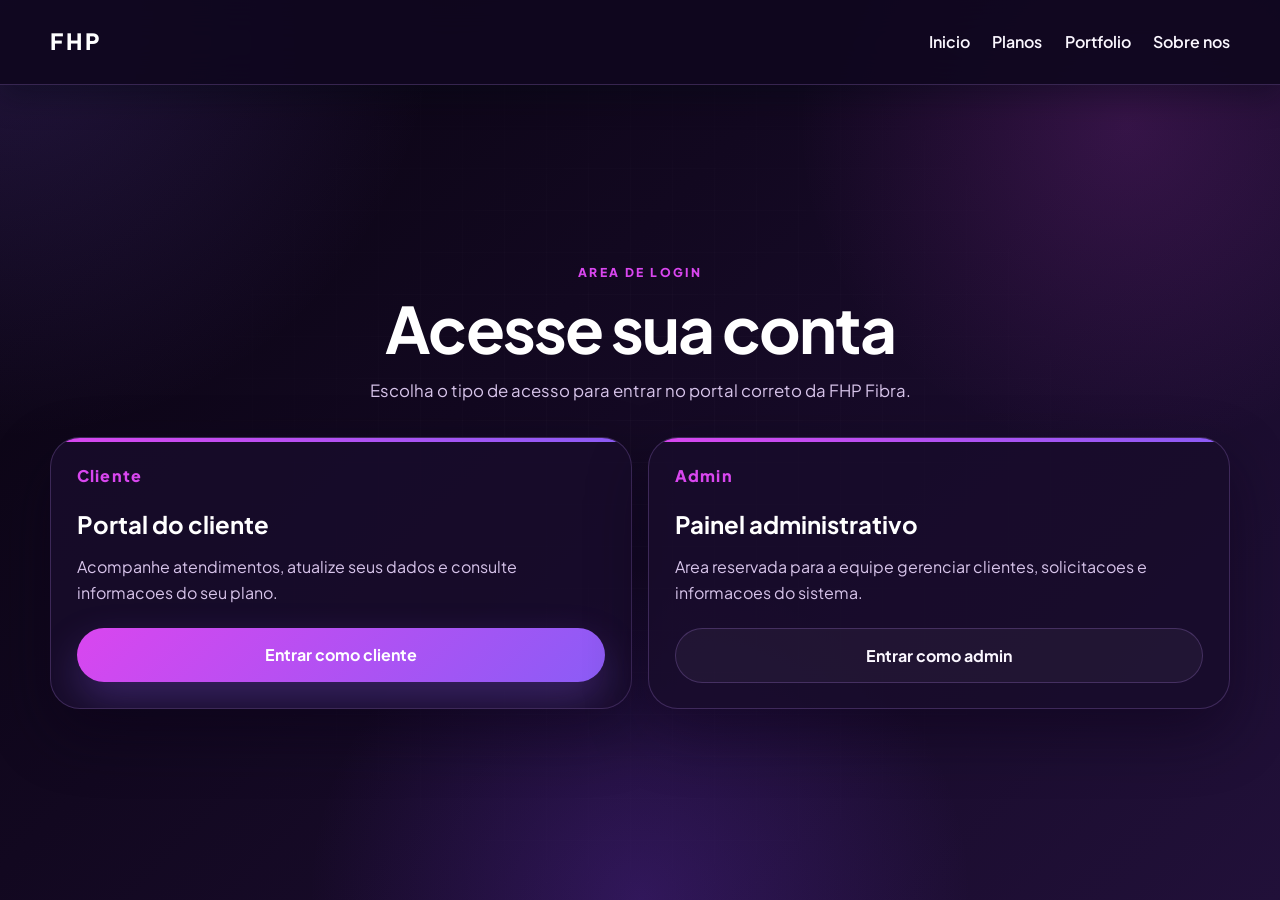
<file: index.html>
<!DOCTYPE html>
<html lang="pt-BR">
<head>
    <meta charset="utf-8">
    <meta http-equiv="X-UA-Compatible" content="IE=edge">
    <meta name="viewport" content="width=device-width, initial-scale=1">
    <title>FHP Fibra | Conexao com velocidade e suporte</title>
    <meta name="description" content="Site institucional da FHP Fibra com apresentacao da empresa, planos de internet e canal de contato para novos clientes.">
    <link rel="stylesheet" href="style.css">
</head>
<body>
    <script>
        const clienteLogado = localStorage.getItem("clienteDados");
        const adminLogado = localStorage.getItem("adminDados");

        if (!clienteLogado && !adminLogado) {
            window.location.replace("area-login.html");
        }
    </script>

    <header class="site-header" id="siteHeader">
        <div class="container header-content">
            <a class="brand" href="#inicio">FHP</a>
            <nav class="main-nav" aria-label="Navegacao principal">
                <a href="#inicio">Inicio</a>
                <a href="#planos">Planos</a>
                <a href="#portfolio">Portfolio</a>
                <a href="#sobre">Sobre nos</a>
                <a class="nav-login" href="area-login.html">Area de login</a>
            </nav>
        </div>
    </header>

    <main>
        <section class="hero" id="inicio">
            <div class="container hero-grid">
                <div class="hero-copy">
                    <p class="eyebrow">FHP Fibra</p>
                    <h1>Internet de qualidade para casas, empresas e rotinas que nao podem parar.</h1>
                    <p class="hero-text">
                        A FHP e uma empresa de internet preparada para entregar estabilidade, velocidade
                        e suporte proximo para clientes residenciais e corporativos.
                    </p>
                    <div class="hero-actions">
                        <a class="button-primary" href="#planos">Ver planos</a>
                        <a class="button-secondary" href="area-login.html">Area de login</a>
                    </div>
                    <div class="hero-metrics">
                        <div>
                            <strong>300MB+</strong>
                            <span>planos para alta performance</span>
                        </div>
                        <div>
                            <strong>Suporte</strong>
                            <span>atendimento agil e humanizado</span>
                        </div>
                        <div>
                            <strong>Foco local</strong>
                            <span>conexao confiavel para a regiao</span>
                        </div>
                    </div>
                </div>

                <div class="hero-panel">
                    <img
                        class="data-center-photo"
                        src="./images/data-center-servers.jpg"
                        alt="Corredor de servidores em data center com luzes azuis"
                    >
                    <div class="panel-card panel-highlight">
                        <span class="panel-label">Destaque</span>
                        <h2>Mais velocidade, mais estabilidade e mais confianca para o cliente final.</h2>
                        <p>
                            Um site bem estruturado ajuda a FHP a apresentar seus planos, mostrar autoridade e transformar visitas em novos contratos.
                        </p>
                    </div>
                    <div class="panel-card panel-stack">
                        <div>
                            <span class="mini-label">Planos</span>
                            <strong>Ofertas claras para residencial e empresarial</strong>
                        </div>
                        <div>
                            <span class="mini-label">Cobertura</span>
                            <strong>Comunicacao objetiva sobre disponibilidade</strong>
                        </div>
                        <div>
                            <span class="mini-label">Suporte</span>
                            <strong>Canal rapido para atendimento e suporte tecnico</strong>
                        </div>
                    </div>
                </div>
            </div>
        </section>

        <section class="section section-dark" id="sobre">
            <div class="container section-grid">
                <div>
                    <p class="eyebrow">Sobre a FHP</p>
                    <h2 class="section-title">Uma provedora de internet que aproxima tecnologia, atendimento e confiabilidade.</h2>
                </div>
                <div class="about-copy">
                    <p>
                        A FHP atua no setor de internet com foco em conexao estavel, suporte eficiente
                        e atendimento claro para quem precisa navegar, trabalhar, estudar e operar sem interrupcoes.
                    </p>
                    <p>
                        O objetivo do site e mostrar credibilidade, destacar os planos oferecidos e facilitar o contato comercial e tecnico.
                    </p>
                </div>
            </div>
        </section>

        <section class="section" id="planos">
            <div class="container">
                <p class="eyebrow center">Planos FHP</p>
                <h2 class="section-title center">Internet para diferentes perfis de uso</h2>
                <div class="services-grid">
                    <article class="service-card">
                        <span class="service-number">01</span>
                        <h3>Plano Essencial 300 Mega</h3>
                        <strong class="plan-price">R$ 79,90/mes</strong>
                        <p>Ideal para rotina da casa, estudos online, redes sociais e streaming com estabilidade.</p>
                    </article>
                    <article class="service-card">
                        <span class="service-number">02</span>
                        <h3>Plano Plus 500 Mega</h3>
                        <strong class="plan-price">R$ 99,90/mes</strong>
                        <p>Mais velocidade para familias conectadas, home office e uso simultaneo em varios aparelhos.</p>
                    </article>
                    <article class="service-card">
                        <span class="service-number">03</span>
                        <h3>Plano Pro 700 Mega</h3>
                        <strong class="plan-price">R$ 129,90/mes</strong>
                        <p>Opcao robusta para empresas, gamers, criadores e operacoes que exigem alta performance.</p>
                    </article>
                </div>
            </div>
        </section>

        <section class="section section-dark" id="portfolio">
            <div class="container">
                <p class="eyebrow center">Portfolio</p>
                <h2 class="section-title center">Servicos e solucoes que a FHP entrega aos clientes</h2>
                <div class="services-grid">
                    <article class="service-card">
                        <span class="service-number">01</span>
                        <h3>Conexao residencial</h3>
                        <p>Instalacao de internet fibra para casas, com foco em estabilidade para estudos, lazer e trabalho remoto.</p>
                    </article>
                    <article class="service-card">
                        <span class="service-number">02</span>
                        <h3>Conexao empresarial</h3>
                        <p>Solucoes para empresas que precisam de velocidade, suporte proximo e conexao confiavel durante a operacao.</p>
                    </article>
                    <article class="service-card">
                        <span class="service-number">03</span>
                        <h3>Suporte tecnico</h3>
                        <p>Atendimento para instalacao, manutencao, duvidas tecnicas e acompanhamento dos clientes ativos.</p>
                    </article>
                </div>
            </div>
        </section>

        <section class="section section-dark" id="processo">
            <div class="container">
                <p class="eyebrow center">Como a FHP atende</p>
                <h2 class="section-title center">Um processo simples para novos clientes entrarem na rede</h2>
                <div class="steps-grid">
                    <article class="step-card">
                        <strong>1. Escolha do plano</strong>
                        <p>O cliente analisa a velocidade ideal para sua casa ou empresa e entra em contato.</p>
                    </article>
                    <article class="step-card">
                        <strong>2. Analise de disponibilidade</strong>
                        <p>A equipe valida cobertura, organiza a instalacao e alinha os detalhes do atendimento.</p>
                    </article>
                    <article class="step-card">
                        <strong>3. Instalacao e suporte</strong>
                        <p>Depois da ativacao, o cliente conta com uma conexao confiavel e suporte rapido.</p>
                    </article>
                </div>
            </div>
        </section>

        <section class="section" id="contato">
            <div class="container contact-wrap">
                <div class="contact-copy">
                    <p class="eyebrow">Contato</p>
                    <h2 class="section-title">Solicite informacoes sobre os planos da FHP.</h2>
                    <p>
                        Use este formulario para pedir proposta, consultar cobertura ou falar com a equipe comercial.
                    </p>
                </div>

                <form class="contact-card">
                    <label>
                        <span>Nome</span>
                        <input type="text" name="nome" placeholder="Seu nome" required>
                    </label>
                    <label>
                        <span>E-mail</span>
                        <input type="email" name="email" placeholder="seuemail@empresa.com" required>
                    </label>
                    <label>
                        <span>Mensagem</span>
                        <textarea name="mensagem" rows="5" placeholder="Escreva sua mensagem" required></textarea>
                    </label>
                    <button type="submit" class="button-primary">Enviar contato</button>
                </form>
            </div>
        </section>
    </main>

    <footer class="site-footer">
        <div class="container footer-content">
            <strong>FHP</strong>
            <span>&copy; 2026. Todos os direitos reservados.</span>
        </div>
    </footer>

    <script>
        const header = document.getElementById("siteHeader");

        function updateHeaderState() {
            header.classList.toggle("is-scrolled", window.scrollY > 16);
        }

        updateHeaderState();
        window.addEventListener("scroll", updateHeaderState, { passive: true });
    </script>
</body>
</html>
</file>
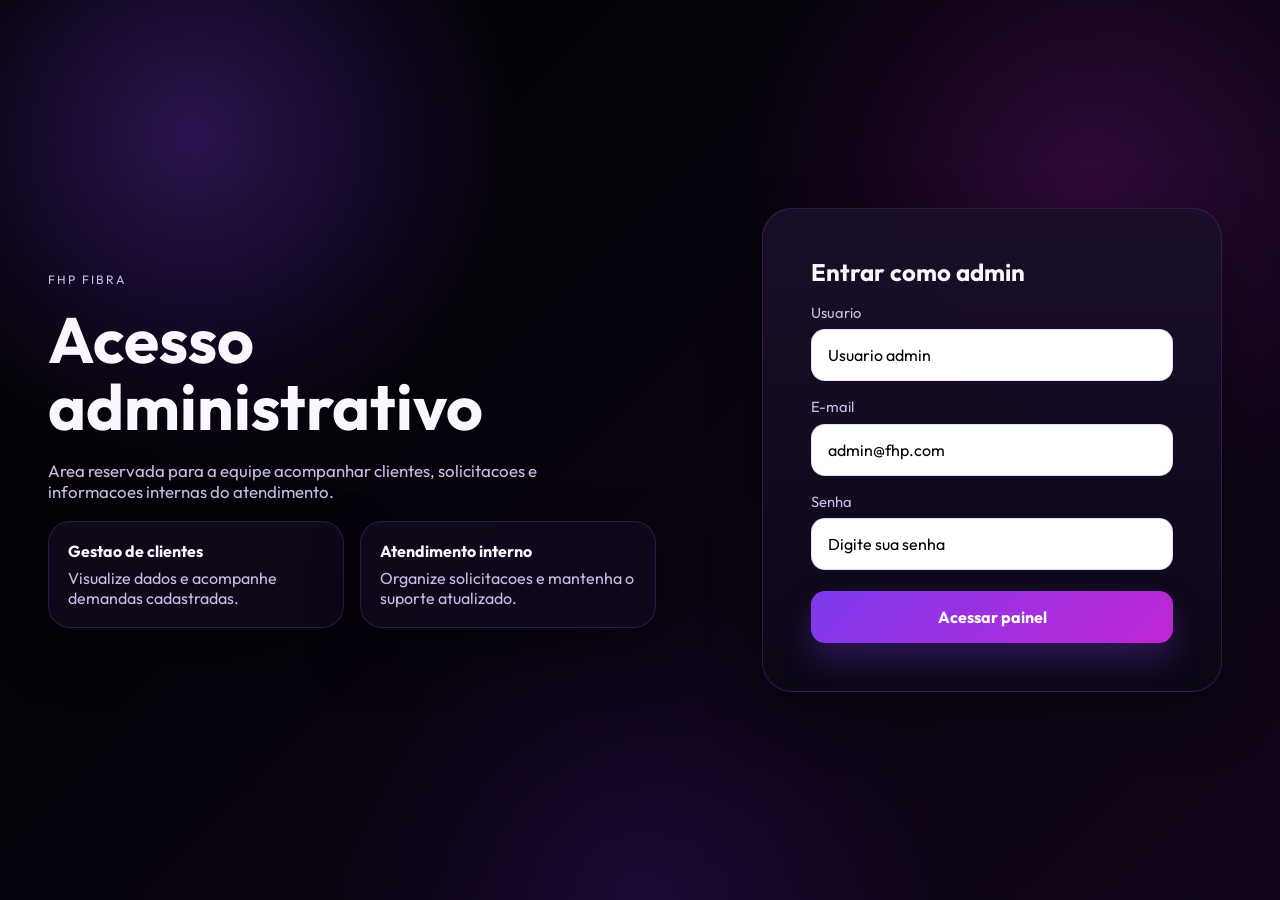
<file: admin-login.html>
<!DOCTYPE html>
<html lang="pt-BR">
<head>
    <meta charset="utf-8">
    <meta http-equiv="X-UA-Compatible" content="IE=edge">
    <meta name="viewport" content="width=device-width, initial-scale=1">
    <title>Login Admin | FHP Fibra</title>
    <link rel="stylesheet" href="css/sistema-desktop.css">
</head>
<body>
    <main class="auth-shell">
        <section class="auth-hero">
            <p class="eyebrow">FHP Fibra</p>
            <h1>Acesso administrativo</h1>
            <p class="auth-copy">
                Area reservada para a equipe acompanhar clientes, solicitacoes e informacoes internas do atendimento.
            </p>

            <div class="auth-highlights">
                <div class="highlight-card">
                    <strong>Gestao de clientes</strong>
                    <span>Visualize dados e acompanhe demandas cadastradas.</span>
                </div>
                <div class="highlight-card">
                    <strong>Atendimento interno</strong>
                    <span>Organize solicitacoes e mantenha o suporte atualizado.</span>
                </div>
            </div>
        </section>

        <section class="auth-panel">
            <form id="admin-form" class="auth-form is-active">
                <h2>Entrar como admin</h2>
                <label>
                    <span>Usuario</span>
                    <input type="text" name="usuario" placeholder="Usuario admin" required>
                </label>
                <label>
                    <span>E-mail</span>
                    <input type="email" name="email" placeholder="admin@fhp.com" required>
                </label>
                <label>
                    <span>Senha</span>
                    <input type="password" name="senha" placeholder="Digite sua senha" required>
                </label>
                <button class="button-primary" type="submit">Acessar painel</button>
            </form>
        </section>
    </main>

    <script>
        const adminForm = document.getElementById("admin-form");

        adminForm.addEventListener("submit", (event) => {
            event.preventDefault();
            const formData = new FormData(adminForm);
            const adminData = {
                usuario: String(formData.get("usuario") || "").trim(),
                email: String(formData.get("email") || "").trim()
            };

            localStorage.setItem("adminDados", JSON.stringify(adminData));
            window.location.href = "index.html";
        });
    </script>
</body>
</html>
</file>
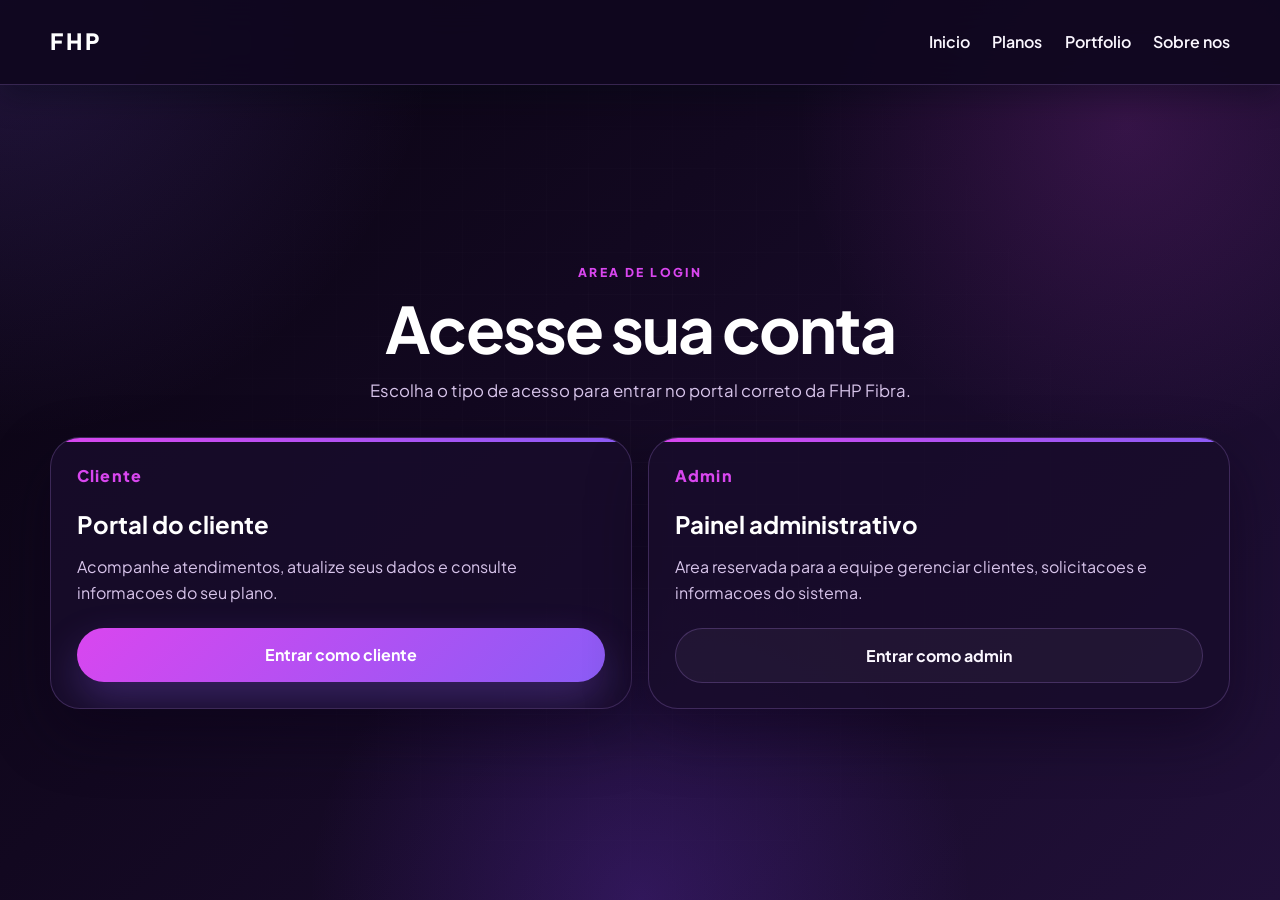
<file: area-login.html>
<!DOCTYPE html>
<html lang="pt-BR">
<head>
    <meta charset="utf-8">
    <meta http-equiv="X-UA-Compatible" content="IE=edge">
    <meta name="viewport" content="width=device-width, initial-scale=1">
    <title>Area de Login | FHP Fibra</title>
    <link rel="stylesheet" href="style.css">
</head>
<body>
    <header class="site-header is-scrolled">
        <div class="container header-content">
            <a class="brand" href="index.html">FHP</a>
            <nav class="main-nav" aria-label="Navegacao principal">
                <a href="index.html#inicio">Inicio</a>
                <a href="index.html#planos">Planos</a>
                <a href="index.html#portfolio">Portfolio</a>
                <a href="index.html#sobre">Sobre nos</a>
            </nav>
        </div>
    </header>

    <main>
        <section class="hero login-page-hero">
            <div class="container">
                <p class="eyebrow center">Area de login</p>
                <h1 class="login-page-title">Acesse sua conta</h1>
                <p class="login-page-text">
                    Escolha o tipo de acesso para entrar no portal correto da FHP Fibra.
                </p>

                <div class="login-grid">
                    <article class="login-card">
                        <span class="service-number">Cliente</span>
                        <h2>Portal do cliente</h2>
                        <p>Acompanhe atendimentos, atualize seus dados e consulte informacoes do seu plano.</p>
                        <a class="button-primary" href="sistema-desktop.html">Entrar como cliente</a>
                    </article>
                    <article class="login-card">
                        <span class="service-number">Admin</span>
                        <h2>Painel administrativo</h2>
                        <p>Area reservada para a equipe gerenciar clientes, solicitacoes e informacoes do sistema.</p>
                        <a class="button-secondary" href="admin-login.html">Entrar como admin</a>
                    </article>
                </div>
            </div>
        </section>
    </main>
</body>
</html>
</file>
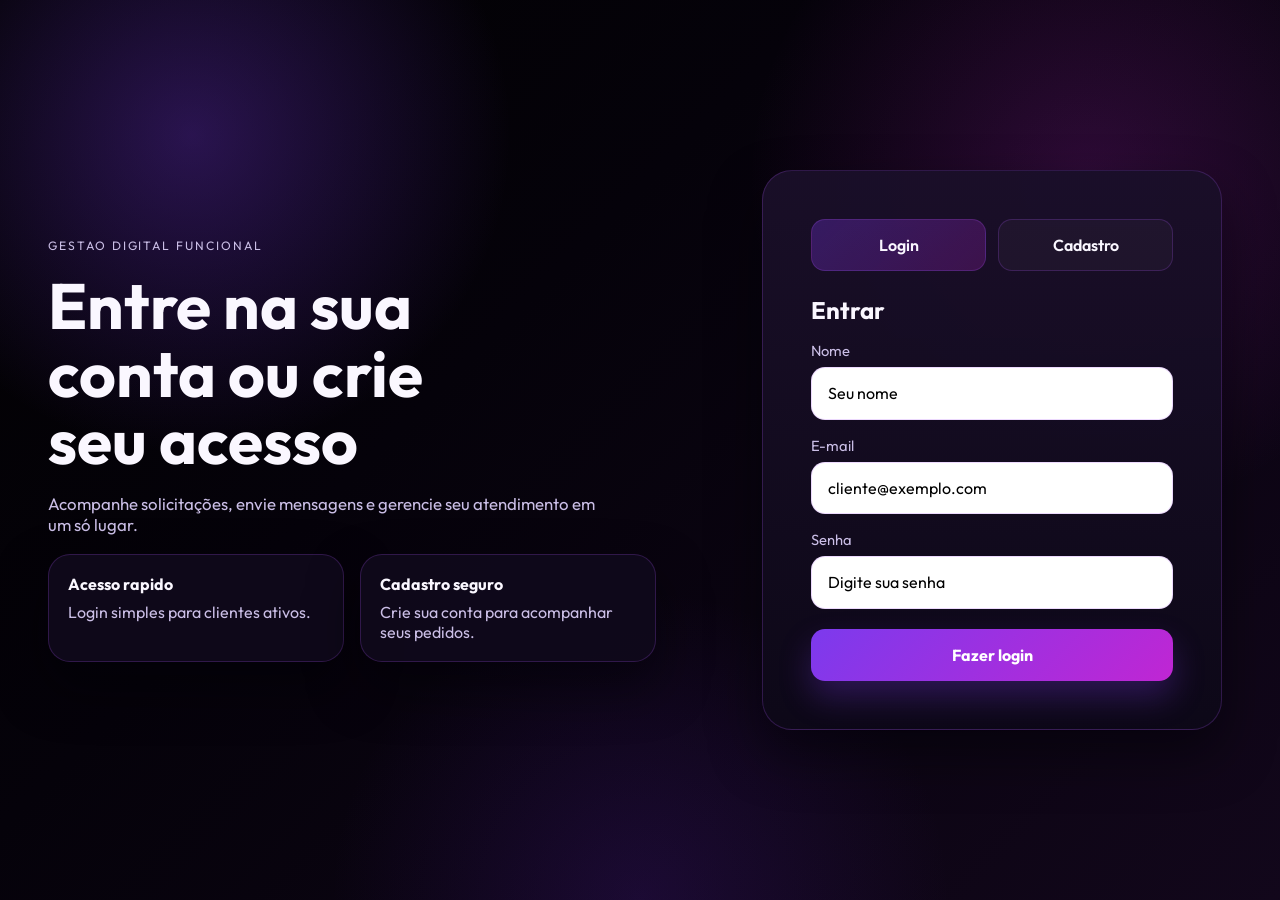
<file: sistema-desktop.html>
<!DOCTYPE html>
<html lang="pt-BR">
<head>
    <meta charset="utf-8">
    <meta http-equiv="X-UA-Compatible" content="IE=edge">
    <meta name="viewport" content="width=device-width, initial-scale=1">
    <title>Login do Cliente | Gestão Digital Funcional</title>
    <link rel="stylesheet" href="css/sistema-desktop.css">
</head>
<body>
    <main class="auth-shell">
        <section class="auth-hero">
            <p class="eyebrow">Gestao Digital Funcional</p>
            <h1>Entre na sua conta ou crie seu acesso</h1>
            <p class="auth-copy">
                Acompanhe solicitações, envie mensagens e gerencie seu atendimento em um só lugar.
            </p>

            <div class="auth-highlights">
                <div class="highlight-card">
                    <strong>Acesso rapido</strong>
                    <span>Login simples para clientes ativos.</span>
                </div>
                <div class="highlight-card">
                    <strong>Cadastro seguro</strong>
                    <span>Crie sua conta para acompanhar seus pedidos.</span>
                </div>
            </div>
        </section>

        <section class="auth-panel">
            <div class="tabs" aria-label="Opcoes de acesso">
                <button class="tab-button is-active" type="button" data-tab-target="login-form">Login</button>
                <button class="tab-button" type="button" data-tab-target="cadastro-form">Cadastro</button>
            </div>

            <form id="login-form" class="auth-form is-active">
                <h2>Entrar</h2>
                <label>
                    <span>Nome</span>
                    <input type="text" name="nome" placeholder="Seu nome" required>
                </label>
                <label>
                    <span>E-mail</span>
                    <input type="email" name="email" placeholder="cliente@exemplo.com" required>
                </label>
                <label>
                    <span>Senha</span>
                    <input type="password" name="senha" placeholder="Digite sua senha" required>
                </label>
                <button class="button-primary" type="submit">Fazer login</button>
            </form>

            <form id="cadastro-form" class="auth-form">
                <h2>Criar conta</h2>
                <label>
                    <span>Nome completo</span>
                    <input type="text" name="nome" placeholder="Seu nome" required>
                </label>
                <label>
                    <span>E-mail</span>
                    <input type="email" name="email" placeholder="cliente@exemplo.com" required>
                </label>
                <label>
                    <span>Senha</span>
                    <input type="password" name="senha" placeholder="Crie uma senha" required>
                </label>
                <button class="button-primary" type="submit">Cadastrar</button>
            </form>
        </section>
    </main>

    <script>
        const tabButtons = document.querySelectorAll(".tab-button");
        const forms = document.querySelectorAll(".auth-form");
        const loginForm = document.getElementById("login-form");
        const cadastroForm = document.getElementById("cadastro-form");

        tabButtons.forEach((button) => {
            button.addEventListener("click", () => {
                const targetId = button.dataset.tabTarget;

                tabButtons.forEach((item) => item.classList.remove("is-active"));
                forms.forEach((form) => form.classList.remove("is-active"));

                button.classList.add("is-active");
                document.getElementById(targetId).classList.add("is-active");
            });
        });

        loginForm.addEventListener("submit", (event) => {
            event.preventDefault();
            const formData = new FormData(loginForm);
            const clientData = {
                nome: String(formData.get("nome") || "").trim(),
                email: String(formData.get("email") || "").trim()
            };

            localStorage.setItem("clienteDados", JSON.stringify(clientData));
            window.location.href = "index.html";
        });

        cadastroForm.addEventListener("submit", (event) => {
            event.preventDefault();
            const formData = new FormData(cadastroForm);
            const clientData = {
                nome: String(formData.get("nome") || "").trim(),
                email: String(formData.get("email") || "").trim()
            };

            localStorage.setItem("clienteDados", JSON.stringify(clientData));
            window.location.href = "index.html";
        });
    </script>
</body>
</html>
</file>
<file: style.css>
@import url("https://fonts.googleapis.com/css2?family=Plus+Jakarta+Sans:wght@400;500;600;700;800&display=swap");

:root {
    --bg: #10071f;
    --surface: rgba(24, 12, 43, 0.84);
    --surface-light: rgba(255, 255, 255, 0.08);
    --card-border: rgba(196, 147, 255, 0.22);
    --text: #fbf7ff;
    --text-muted: #d7c4ea;
    --title: #ffffff;
    --primary: #8b5cf6;
    --accent: #d946ef;
    --shadow: 0 24px 60px rgba(10, 3, 22, 0.48);
    --radius-lg: 30px;
    --radius-md: 22px;
    --radius-sm: 16px;
    --max-width: 1180px;
}

* {
    box-sizing: border-box;
}

html {
    scroll-behavior: smooth;
}

body {
    margin: 0;
    font-family: "Plus Jakarta Sans", sans-serif;
    color: var(--text);
    background:
        radial-gradient(circle at top left, rgba(139, 92, 246, 0.2), transparent 28%),
        radial-gradient(circle at 88% 14%, rgba(217, 70, 239, 0.16), transparent 24%),
        radial-gradient(circle at 50% 100%, rgba(124, 58, 237, 0.24), transparent 30%),
        linear-gradient(135deg, #090410 0%, #120820 40%, #211039 100%);
    line-height: 1.6;
    overflow-x: hidden;
}

body::before {
    content: "";
    position: fixed;
    inset: 0;
    z-index: -1;
    background-image:
        linear-gradient(rgba(255, 255, 255, 0.025) 1px, transparent 1px),
        linear-gradient(90deg, rgba(255, 255, 255, 0.025) 1px, transparent 1px);
    background-size: 42px 42px;
    mask-image: radial-gradient(circle at center, rgba(0, 0, 0, 0.8), transparent 78%);
    pointer-events: none;
}

a,
button,
input,
textarea {
    font: inherit;
}

img {
    display: block;
    max-width: 100%;
}

.container {
    width: min(100% - 3rem, var(--max-width));
    margin-inline: auto;
}

.site-header {
    position: fixed;
    inset: 0 0 auto;
    z-index: 1000;
    background: rgba(16, 7, 31, 0.62);
    border-bottom: 1px solid transparent;
    backdrop-filter: blur(18px);
    transition: background-color 0.25s ease, border-color 0.25s ease, box-shadow 0.25s ease;
}

.site-header.is-scrolled {
    background: rgba(16, 7, 31, 0.92);
    border-color: var(--card-border);
    box-shadow: 0 12px 30px rgba(2, 9, 17, 0.35);
}

.header-content {
    min-height: 84px;
    display: flex;
    align-items: center;
    justify-content: space-between;
    gap: 1rem;
}

.brand {
    color: var(--title);
    text-decoration: none;
    font-size: 1.4rem;
    font-weight: 800;
    letter-spacing: 0.14em;
}

.main-nav {
    display: flex;
    align-items: center;
    gap: 1.4rem;
}

.main-nav a {
    color: var(--text);
    text-decoration: none;
    font-weight: 600;
    transition: color 0.2s ease;
}

.main-nav a:hover,
.main-nav a:focus-visible {
    color: var(--accent);
}

.main-nav .nav-login {
    padding: 0.65rem 1rem;
    border: 1px solid var(--card-border);
    border-radius: 999px;
    background: rgba(255, 255, 255, 0.04);
}

.hero {
    padding: 9rem 0 4.5rem;
}

.hero-grid,
.section-grid,
.contact-wrap {
    display: grid;
    grid-template-columns: minmax(0, 1.05fr) minmax(320px, 0.95fr);
    gap: 2rem;
    align-items: center;
}

.eyebrow {
    margin: 0 0 0.9rem;
    color: var(--accent);
    text-transform: uppercase;
    letter-spacing: 0.2em;
    font-size: 0.76rem;
    font-weight: 800;
}

.eyebrow.center,
.section-title.center {
    text-align: center;
}

.hero-copy h1,
.section-title {
    margin: 0;
}

.hero-copy h1 {
    max-width: 11ch;
    color: var(--title);
    font-size: clamp(2.8rem, 6vw, 5.3rem);
    line-height: 0.98;
    letter-spacing: -0.04em;
}

.hero-text,
.about-copy p,
.contact-copy p,
.service-card p,
.step-card p,
.panel-card p {
    color: var(--text-muted);
}

.hero-text {
    max-width: 58ch;
    font-size: 1.08rem;
    margin: 1.25rem 0 0;
}

.hero-actions {
    display: flex;
    flex-wrap: wrap;
    gap: 1rem;
    margin-top: 2rem;
}

.button-primary,
.button-secondary {
    display: inline-flex;
    align-items: center;
    justify-content: center;
    min-height: 3.35rem;
    padding: 0.85rem 1.4rem;
    border-radius: 999px;
    border: 0;
    text-decoration: none;
    font-weight: 700;
    cursor: pointer;
    transition: transform 0.2s ease;
}

.button-primary {
    color: #ffffff;
    background: linear-gradient(135deg, var(--accent), var(--primary));
    box-shadow: 0 18px 40px rgba(139, 92, 246, 0.28);
}

.button-secondary {
    color: var(--text);
    background: rgba(255, 255, 255, 0.04);
    border: 1px solid var(--card-border);
}

.button-primary:hover,
.button-primary:focus-visible,
.button-secondary:hover,
.button-secondary:focus-visible {
    transform: translateY(-2px);
}

.hero-metrics {
    display: grid;
    grid-template-columns: repeat(3, minmax(0, 1fr));
    gap: 1rem;
    margin-top: 2rem;
}

.hero-metrics div,
.panel-card,
.service-card,
.step-card,
.login-card,
.contact-card {
    background: var(--surface);
    border: 1px solid var(--card-border);
    border-radius: var(--radius-lg);
    box-shadow: var(--shadow);
}

.hero-metrics div,
.panel-card,
.service-card,
.step-card,
.login-card,
.contact-card {
    padding: 1.6rem;
}

.hero-metrics div {
    padding: 1.2rem;
}

.hero-metrics strong {
    display: block;
    color: var(--title);
    font-size: 1.5rem;
}

.hero-metrics span {
    display: block;
    margin-top: 0.35rem;
    color: var(--text-muted);
}

.hero-panel,
.panel-stack {
    display: grid;
    gap: 1rem;
}

.data-center-photo {
    width: 100%;
    aspect-ratio: 16 / 9;
    object-fit: cover;
    object-position: center;
    background: var(--surface);
    border: 1px solid var(--card-border);
    border-radius: var(--radius-lg);
    box-shadow: var(--shadow);
}

.panel-highlight {
    background:
        radial-gradient(circle at top right, rgba(217, 70, 239, 0.16), transparent 32%),
        linear-gradient(180deg, rgba(32, 16, 55, 0.98) 0%, rgba(18, 8, 32, 0.98) 100%);
}

.panel-label,
.mini-label {
    color: var(--accent);
    font-size: 0.78rem;
    font-weight: 700;
    text-transform: uppercase;
    letter-spacing: 0.12em;
}

.panel-highlight h2 {
    margin: 0.8rem 0;
    color: var(--title);
    font-size: clamp(1.8rem, 3vw, 2.5rem);
    line-height: 1.1;
}

.panel-stack div {
    padding: 1rem;
    border-radius: var(--radius-md);
    background: var(--surface-light);
    border: 1px solid rgba(196, 147, 255, 0.16);
}

.panel-stack strong {
    display: block;
    margin-top: 0.25rem;
}

.section {
    padding: 5.2rem 0;
}

.section-dark {
    background: linear-gradient(180deg, rgba(18, 8, 32, 0.84) 0%, rgba(26, 12, 45, 0.92) 100%);
    border-top: 1px solid var(--card-border);
    border-bottom: 1px solid var(--card-border);
}

.section-title {
    color: var(--title);
    font-size: clamp(2rem, 4vw, 3.15rem);
    line-height: 1.05;
    letter-spacing: -0.03em;
}

.about-copy {
    display: grid;
    gap: 0.75rem;
}

.about-copy p {
    margin: 0;
}

.services-grid,
.login-grid,
.steps-grid {
    display: grid;
    grid-template-columns: repeat(3, minmax(0, 1fr));
    gap: 1rem;
    margin-top: 2rem;
}

.service-card,
.step-card,
.login-card {
    position: relative;
    overflow: hidden;
}

.service-card::before,
.login-card::before {
    content: "";
    position: absolute;
    inset: 0 0 auto;
    height: 4px;
    background: linear-gradient(90deg, var(--accent), var(--primary));
}

.service-number {
    display: inline-flex;
    margin-bottom: 1rem;
    color: var(--accent);
    font-weight: 800;
    letter-spacing: 0.08em;
}

.service-card h3,
.login-card h2,
.login-card h3,
.step-card strong {
    display: block;
    margin: 0 0 0.7rem;
    color: var(--title);
}

.login-grid {
    grid-template-columns: repeat(2, minmax(0, 1fr));
}

.login-card p {
    margin: 0 0 1.4rem;
    color: var(--text-muted);
}

.login-card .button-primary,
.login-card .button-secondary {
    width: 100%;
}

.login-page-hero {
    min-height: 100vh;
    display: grid;
    align-items: center;
}

.login-page-title {
    margin: 0;
    color: var(--title);
    text-align: center;
    font-size: clamp(2.4rem, 5vw, 4.5rem);
    line-height: 1.02;
    letter-spacing: -0.03em;
}

.login-page-text {
    max-width: 560px;
    margin: 1rem auto 0;
    color: var(--text-muted);
    text-align: center;
    font-size: 1.05rem;
}

.plan-price {
    display: block;
    margin-bottom: 0.85rem;
    color: var(--title);
    font-size: 1.65rem;
    line-height: 1;
}

.step-card {
    background: linear-gradient(180deg, rgba(24, 12, 43, 0.96) 0%, rgba(18, 8, 32, 0.97) 100%);
}

.contact-wrap {
    align-items: stretch;
}

.contact-copy {
    align-self: center;
}

.contact-card {
    display: grid;
    gap: 1rem;
}

.contact-card label {
    display: grid;
    gap: 0.45rem;
}

.contact-card span {
    color: var(--text-muted);
    font-size: 0.92rem;
}

.contact-card input,
.contact-card textarea {
    width: 100%;
    border: 1px solid rgba(196, 147, 255, 0.28);
    background: rgba(255, 255, 255, 0.98);
    color: #1f1233;
    border-radius: var(--radius-sm);
    padding: 0.95rem 1rem;
    resize: vertical;
}

.contact-card input::placeholder,
.contact-card textarea::placeholder {
    color: #74637f;
}

.contact-card input:focus,
.contact-card textarea:focus {
    outline: none;
    border-color: var(--primary);
    box-shadow: 0 0 0 4px rgba(139, 92, 246, 0.16);
}

.site-footer {
    border-top: 1px solid var(--card-border);
    background: rgba(12, 5, 23, 0.94);
}

.footer-content {
    min-height: 80px;
    display: flex;
    align-items: center;
    justify-content: space-between;
    gap: 1rem;
    color: var(--text-muted);
}

@media (max-width: 980px) {
    .hero-grid,
    .section-grid,
    .contact-wrap,
    .services-grid,
    .login-grid,
    .steps-grid {
        grid-template-columns: 1fr;
    }

    .hero-copy h1,
    .hero-text {
        max-width: none;
    }

    .hero-metrics {
        grid-template-columns: 1fr;
    }
}

@media (max-width: 760px) {
    .container {
        width: min(100% - 2rem, var(--max-width));
    }

    .header-content {
        min-height: 76px;
        flex-wrap: wrap;
        justify-content: center;
        padding: 0.7rem 0;
    }

    .main-nav {
        width: 100%;
        justify-content: center;
        flex-wrap: wrap;
        gap: 1rem;
    }

    .hero {
        padding-top: 10rem;
    }

    .hero-copy,
    .contact-copy,
    .footer-content {
        text-align: center;
    }

    .hero-actions,
    .footer-content {
        justify-content: center;
    }

    .footer-content {
        padding: 1rem 0;
        flex-direction: column;
    }
}
</file>
<file: css/sistema-desktop.css>
@import url("https://fonts.googleapis.com/css2?family=Outfit:wght@400;500;600;700;800&display=swap");

:root {
    --bg: #030104;
    --surface: rgba(16, 9, 28, 0.92);
    --surface-soft: rgba(28, 17, 44, 0.92);
    --line: rgba(168, 85, 247, 0.22);
    --text: #faf7ff;
    --text-muted: #cabee6;
    --primary: #7c3aed;
    --accent: #c026d3;
    --shadow: 0 24px 50px rgba(2, 1, 6, 0.5);
}

* {
    box-sizing: border-box;
}

body {
    margin: 0;
    min-height: 100vh;
    font-family: "Outfit", sans-serif;
    color: var(--text);
    background:
        radial-gradient(circle at 15% 15%, rgba(124, 58, 237, 0.32), transparent 24%),
        radial-gradient(circle at 85% 20%, rgba(192, 38, 211, 0.2), transparent 26%),
        radial-gradient(circle at 50% 100%, rgba(91, 33, 182, 0.2), transparent 28%),
        linear-gradient(135deg, #010101 0%, #05020a 38%, #12071b 100%);
}

.auth-shell {
    min-height: 100vh;
    display: grid;
    grid-template-columns: 1.1fr 0.9fr;
}

.auth-hero,
.auth-panel {
    padding: 3rem;
}

.auth-hero {
    display: grid;
    align-content: center;
    gap: 1.2rem;
}

.eyebrow {
    margin: 0;
    text-transform: uppercase;
    letter-spacing: 0.16em;
    font-size: 0.76rem;
    color: var(--text-muted);
}

.auth-hero h1,
.auth-form h2 {
    margin: 0;
}

.auth-hero h1 {
    font-size: clamp(2.3rem, 5vw, 4.4rem);
    line-height: 1.05;
    max-width: 10ch;
}

.auth-copy {
    margin: 0;
    max-width: 560px;
    color: var(--text-muted);
    font-size: 1.05rem;
}

.auth-highlights {
    display: grid;
    grid-template-columns: repeat(2, minmax(0, 1fr));
    gap: 1rem;
    max-width: 640px;
}

.highlight-card,
.auth-panel {
    background: var(--surface);
    border: 1px solid var(--line);
    box-shadow: var(--shadow);
}

.highlight-card {
    padding: 1.2rem;
    border-radius: 22px;
}

.highlight-card strong,
.highlight-card span {
    display: block;
}

.highlight-card span {
    margin-top: 0.45rem;
    color: var(--text-muted);
}

.auth-panel {
    align-self: center;
    width: min(100% - 2rem, 460px);
    margin-inline: auto;
    border-radius: 30px;
    background:
        linear-gradient(180deg, rgba(26, 15, 41, 0.96) 0%, rgba(13, 8, 24, 0.98) 100%);
}

.tabs {
    display: grid;
    grid-template-columns: 1fr 1fr;
    gap: 0.75rem;
    margin-bottom: 1.5rem;
}

.tab-button {
    border: 1px solid var(--line);
    background: rgba(255, 255, 255, 0.03);
    color: var(--text);
    border-radius: 14px;
    padding: 0.95rem 1rem;
    font: inherit;
    font-weight: 600;
    cursor: pointer;
}

.tab-button.is-active {
    background: linear-gradient(135deg, rgba(124, 58, 237, 0.3), rgba(192, 38, 211, 0.22));
}

.auth-form {
    display: none;
    gap: 1rem;
}

.auth-form.is-active {
    display: grid;
}

.auth-form label {
    display: grid;
    gap: 0.45rem;
}

.auth-form span {
    color: var(--text-muted);
    font-size: 0.92rem;
}

.auth-form input {
    width: 100%;
    border: 1px solid var(--line);
    background: #ffffff;
    color: #000000 !important;
    -webkit-text-fill-color: #000000;
    caret-color: #000000;
    border-radius: 14px;
    padding: 0.95rem 1rem;
    font: inherit;
}

.auth-form input::placeholder {
    color: #555555;
}

.auth-form input:focus,
.auth-form input:active,
.auth-form input:valid {
    color: #000000 !important;
    -webkit-text-fill-color: #000000;
}

.auth-form input:focus {
    outline: none;
    border-color: var(--primary);
    box-shadow: 0 0 0 3px rgba(124, 58, 237, 0.18);
}

.button-primary {
    margin-top: 0.3rem;
    border: 0;
    border-radius: 14px;
    padding: 1rem 1.2rem;
    font: inherit;
    font-weight: 700;
    color: #fff;
    cursor: pointer;
    background: linear-gradient(135deg, var(--primary), var(--accent));
    box-shadow: 0 16px 32px rgba(124, 58, 237, 0.28);
}

@media (max-width: 920px) {
    .auth-shell {
        grid-template-columns: 1fr;
    }

    .auth-hero,
    .auth-panel {
        padding: 1.5rem;
    }

    .auth-panel {
        width: min(100% - 2rem, 520px);
        margin-bottom: 2rem;
    }
}

@media (max-width: 640px) {
    .auth-highlights {
        grid-template-columns: 1fr;
    }

    .tabs {
        grid-template-columns: 1fr;
    }
}
</file>
